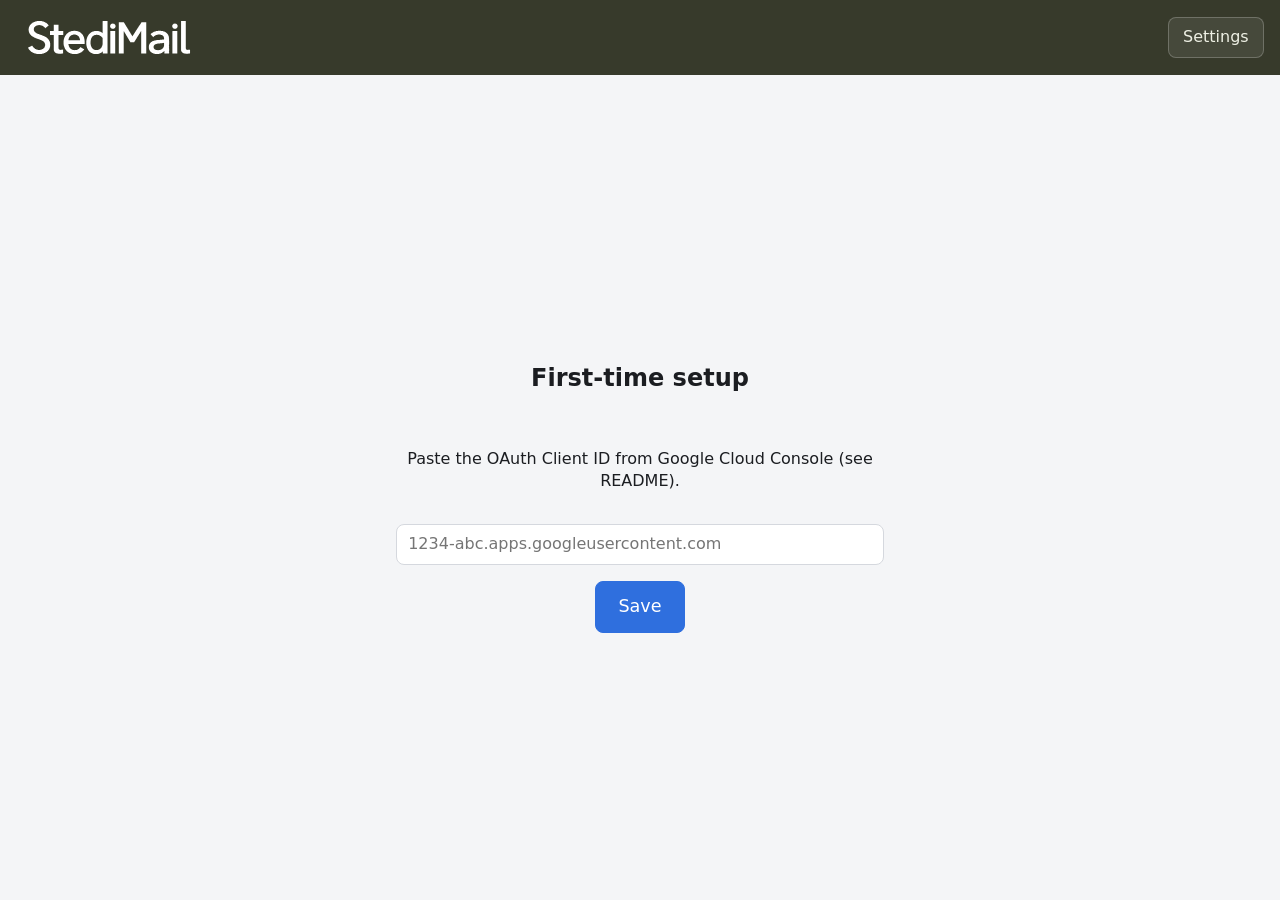
<file: index.html>
<!doctype html>
<html lang="en">
<head>
<meta charset="utf-8">
<meta name="viewport" content="width=device-width, initial-scale=1">
<meta http-equiv="Content-Security-Policy" content="default-src 'self'; manifest-src 'self' blob:; script-src 'self' https://accounts.google.com/gsi/client https://apis.google.com; connect-src 'self' https://gmail.googleapis.com https://people.googleapis.com https://www.googleapis.com https://accounts.google.com/gsi/; frame-src https://accounts.google.com/gsi/ https://docs.google.com https://drive.google.com; style-src 'self' 'unsafe-inline' https://accounts.google.com/gsi/style; img-src * data: blob:; font-src * data:; media-src * blob:">
<title>StediMail</title>
<meta name="theme-color" content="#373a2b">
<link rel="manifest" href="manifest.webmanifest">
<link rel="icon" href="icons/icon.svg" type="image/svg+xml">
<link rel="apple-touch-icon" href="icons/apple-touch-icon.png">
<link rel="stylesheet" href="style.css?v=20261106174741">
<script src="https://accounts.google.com/gsi/client" async></script>
<script src="app.js?v=20261106174741" defer></script>
</head>
<body>
<header class="bar">
  <div class="bar-side">
  <button id="btn-menu" class="menu-btn" title="Show or hide folders" aria-label="Show or hide folders" hidden>☰</button>
  <h1><img class="logo" src="stedimail-logo.svg" alt="StediMail" width="1016" height="230"></h1>
  <button id="btn-refresh" type="button" hidden title="Refresh" aria-label="Refresh"><svg viewBox="0 0 24 24" width="20" height="20" aria-hidden="true" fill="none" stroke="currentColor" stroke-width="2.2" stroke-linecap="round" stroke-linejoin="round"><path d="M20 12a8 8 0 1 1-2.34-5.66"/><path d="M20 4v5h-5"/></svg></button>
  <button id="btn-compose" hidden>Compose</button>
  <button id="btn-downloads" type="button" hidden title="Downloads" aria-label="Downloads"><svg viewBox="0 0 24 24" width="20" height="20" aria-hidden="true" fill="none" stroke="currentColor" stroke-width="2.2" stroke-linecap="round" stroke-linejoin="round"><path d="M12 4v11"/><path d="M7 10.5l5 5 5-5"/><path d="M5 20h14"/></svg></button>
  <button id="col-picker" class="col-picker" type="button" aria-label="Choose which column to show"></button>
  </div>
  <div class="search-row-break"></div>
  <form id="search-form" class="search-box" role="search" hidden>
    <input id="search" type="search" placeholder="Search mail" autocomplete="off">
  </form>
  <div class="bar-side">
  <span id="status" class="status" role="status"></span>
  <div class="spacer"></div>
  <button id="btn-report" class="report-btn" type="button" hidden>Feedback</button>
  <button id="btn-update" class="install-btn" type="button" hidden title="Reload StediMail with the new version. You stay signed in.">New version: Reload</button>
  <button id="btn-install" class="install-btn" type="button" hidden title="Open StediMail in its own window, without the browser's bars">Install StediMail</button>
  <div class="spacer"></div>
  <button id="btn-undo" type="button" hidden disabled title="Undo (Ctrl+Z)">Undo</button>
  <button id="btn-settings">Settings</button>
  </div>
</header>

<div id="banner" class="banner" hidden>
  <span>Your Google session expired.</span>
  <button id="banner-btn" class="primary">Reconnect</button>
</div>

<div id="main-row" class="main-row" hidden>
  <nav id="sidebar" class="sidebar" aria-label="Folders"></nav>
  <main id="board" class="board"></main>
</div>
<div id="bulk" class="bulk" role="toolbar" aria-label="Selected conversations" hidden></div>

<section id="signin" class="center" hidden>
  <p>Sign in with the Google account whose Gmail you want on the board.</p>
  <button id="btn-signin" class="primary big">Sign in with Google</button>
</section>

<section id="setup" class="center" hidden>
  <h2>First-time setup</h2>
  <p>Paste the OAuth Client ID from Google Cloud Console (see README).</p>
  <input id="setup-client" placeholder="1234-abc.apps.googleusercontent.com" autocomplete="off">
  <button id="btn-setup-save" class="primary big">Save</button>
</section>

<aside id="reader" class="reader" hidden></aside>
<div id="reader-resize" class="reader-resize" title="Drag to widen the email · double-click for the normal width"></div>

<dialog id="settings">
  <form method="dialog">
    <h2>Settings</h2>
    <div class="field">
      <span>Columns</span>
      <div id="set-columns" class="col-list"></div>
      <button type="button" id="set-add" class="add-col">+ Add column</button>
    </div>
    <div class="field">
      <span>Rules</span>
      <button type="button" id="set-rules">Open Gmail rules (filters)</button>
    </div>
    <div class="field">
      <span>Snooze on time (optional)</span>
      <p class="hint">StediMail brings snoozed emails back whenever it's open. To have them come back on time even when it's closed (e.g. on your phone): click <b>Copy helper script</b>, open <b>Google Apps Script</b>, make a new project, paste over everything, save, then choose <b>install</b> in the toolbar and click <b>Run</b> (allow access when Google asks). Once is enough.</p>
      <div class="color-row"><button type="button" id="set-snooze-copy">Copy helper script</button><a href="https://script.google.com/home/projects/create" target="_blank" rel="noopener">Open Google Apps Script</a></div>
    </div>
    <div class="field">
      <span>Title bar color</span>
      <div class="color-row"><input type="color" id="set-barcolor" aria-label="Title bar color"><button type="button" id="set-barcolor-reset">Default</button></div>
    </div>
    <label>Google OAuth Client ID
      <input id="set-client" autocomplete="off">
    </label>
    <p class="hint">Each column is a Gmail label under "Board/". Renaming a column renames the label, so its emails come along. Removing a column leaves its label in Gmail.</p>
    <p id="set-error" class="error" role="alert"></p>
    <div class="row">
      <button id="set-signout" type="button">Sign out</button>
      <div class="spacer"></div>
      <button value="cancel">Cancel</button>
      <button value="save" class="primary">Save</button>
    </div>
  </form>
</dialog>

<div id="toast" class="toast" hidden></div>
</body>
</html>
</file>
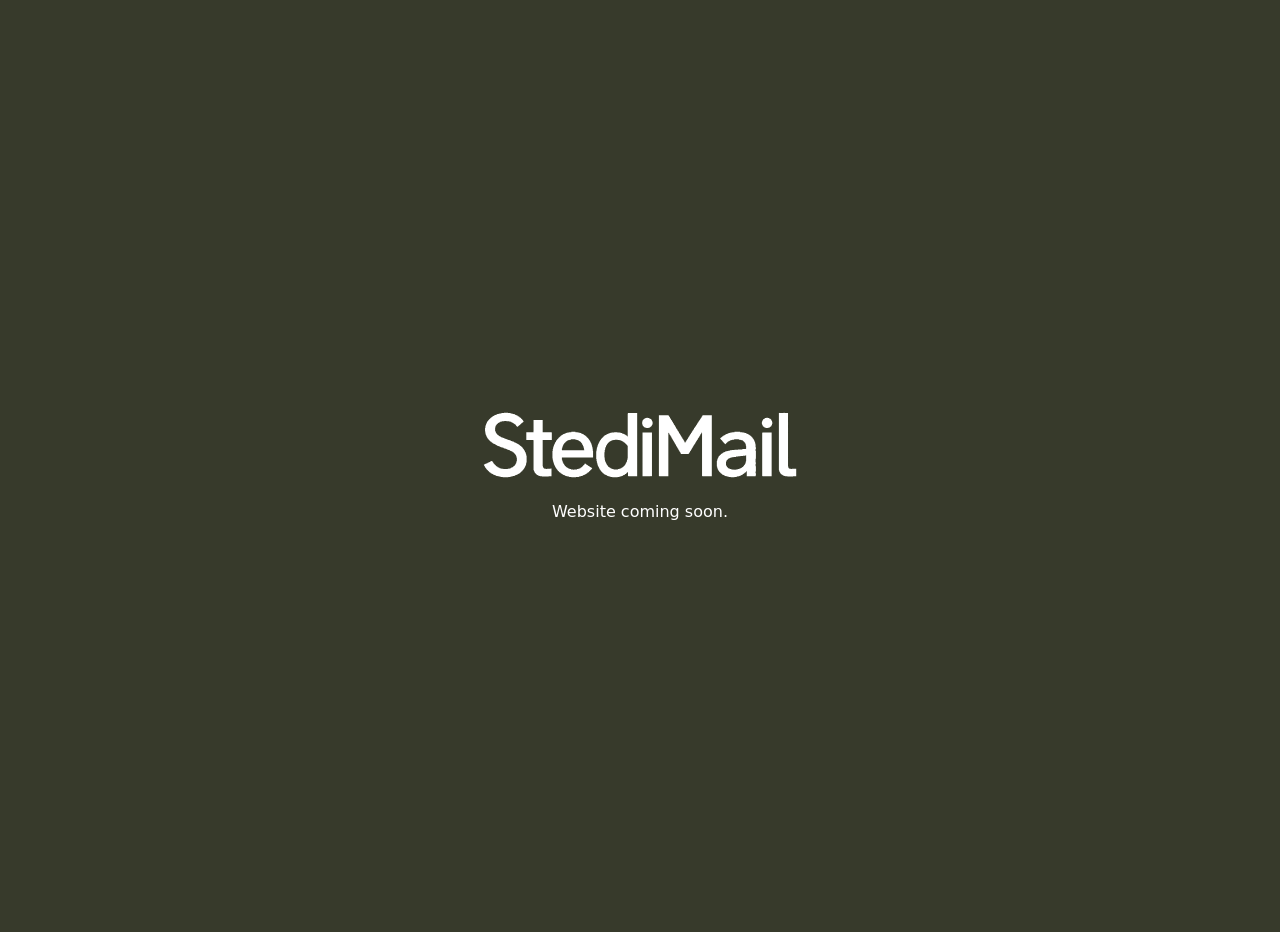
<file: home/index.html>
<!doctype html>
<html lang="en">
<head>
<meta charset="utf-8">
<meta name="viewport" content="width=device-width, initial-scale=1">
<title>StediMail</title>
<!-- Keeps search engines out while the site is being built. Remove when this becomes the homepage. -->
<meta name="robots" content="noindex">
<meta name="theme-color" content="#373a2b">
<link rel="icon" href="../icons/icon.svg" type="image/svg+xml">
<style>
  html, body { height: 100%; margin: 0; }
  body {
    display: grid; place-content: center; justify-items: center; gap: 1.25rem; padding: 1rem;
    background: #373a2b; color: #fff; font: 16px/1.4 system-ui, -apple-system, "Segoe UI", sans-serif;
  }
  img { width: min(320px, 80vw); height: auto; }
  p { margin: 0; }
</style>
</head>
<body>
  <img src="../stedimail-logo.svg" alt="StediMail" width="1016" height="230">
  <p>Website coming soon.</p>
</body>
</html>
</file>
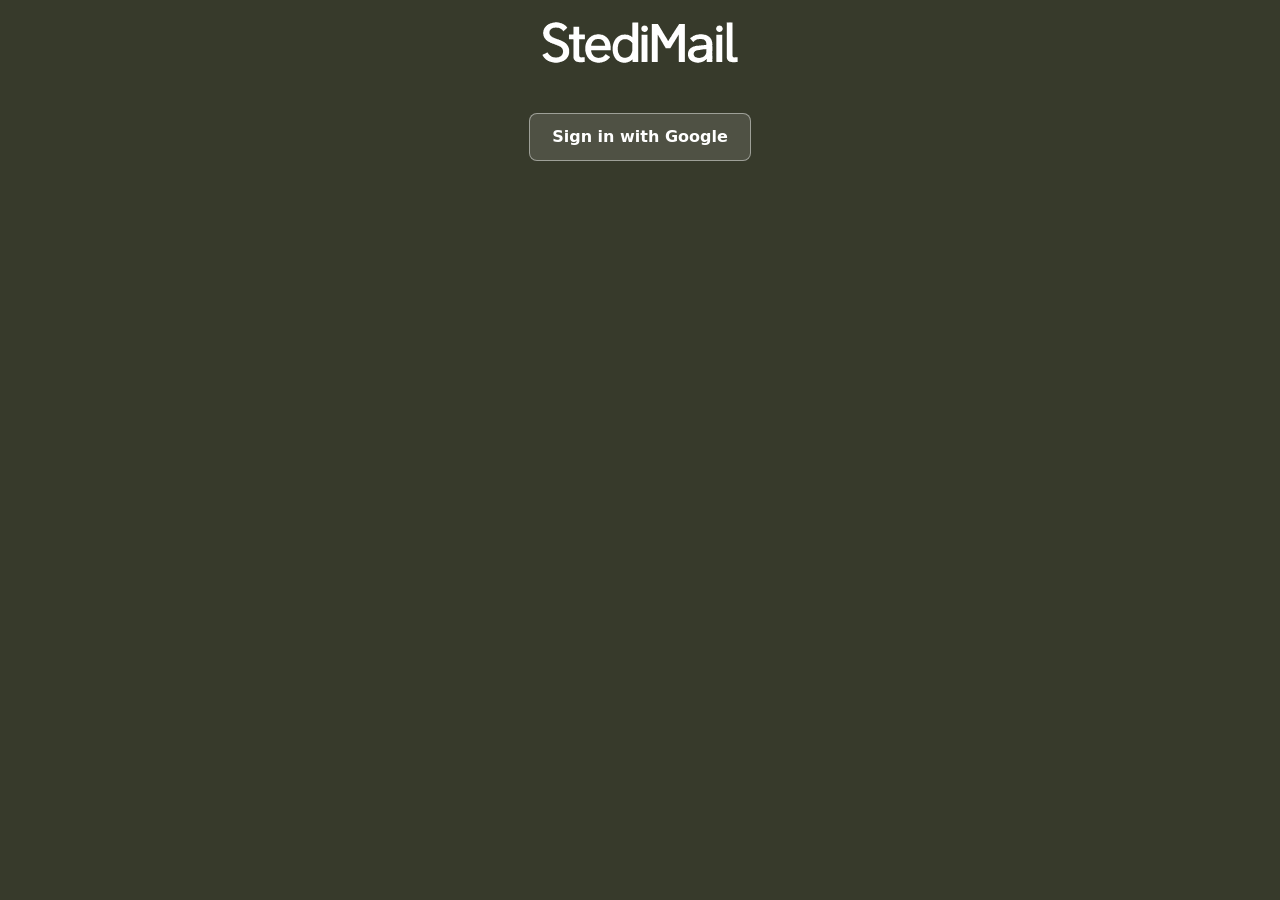
<file: videos/index.html>
<!doctype html>
<html lang="en">
<head>
<meta charset="utf-8">
<meta name="viewport" content="width=device-width, initial-scale=1">
<meta http-equiv="Content-Security-Policy" content="default-src 'self'; script-src 'self' https://accounts.google.com/gsi/client; connect-src https://accounts.google.com/gsi/; frame-src https://accounts.google.com/gsi/; style-src 'self' https://accounts.google.com/gsi/style; img-src 'self'">
<meta name="robots" content="noindex">
<meta name="theme-color" content="#373a2b">
<title>StediMail</title>
<link rel="icon" href="../icons/icon.svg" type="image/svg+xml">
<link rel="stylesheet" href="videos.css">
<script src="https://accounts.google.com/gsi/client" async></script>
<script src="videos.js" defer></script>
</head>
<body>
  <a href="/"><img class="logo" src="../stedimail-logo.svg" alt="StediMail" width="1016" height="230"></a>
  <main id="gate" hidden>
    <button id="sign-in" type="button">Sign in with Google</button>
    <p id="gate-note" role="status"></p>
  </main>
  <main id="films" hidden></main>
</body>
</html>
</file>
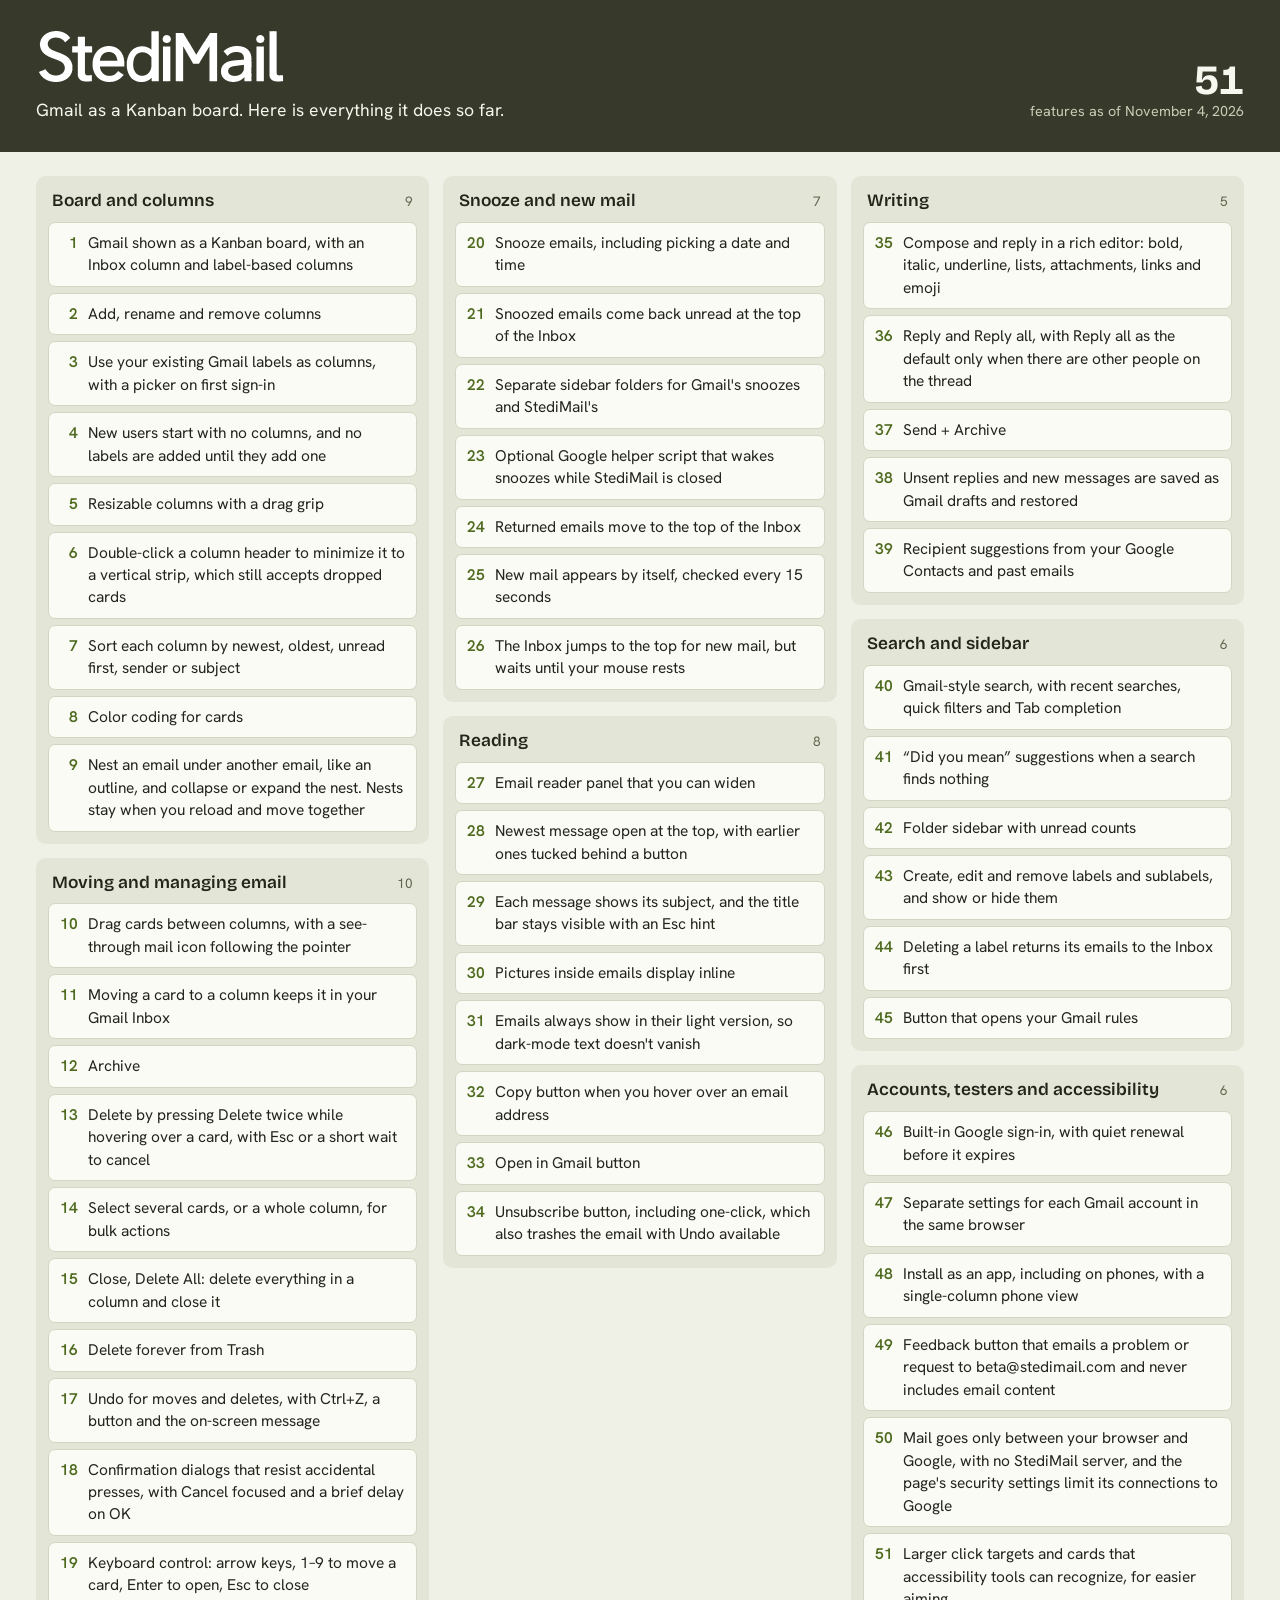
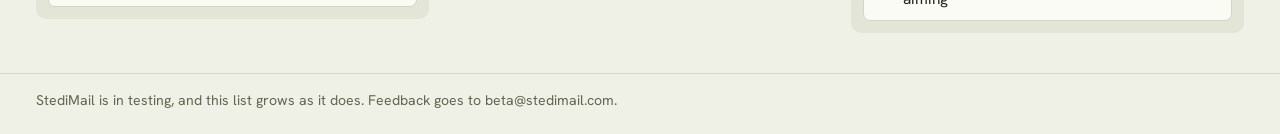
<file: home/features/index.html>
<!doctype html>
<html lang="en">
<head>
<meta charset="utf-8">
<meta name="viewport" content="width=device-width, initial-scale=1">
<!-- Keeps search engines out while the site is being built. Remove when this becomes public. -->
<meta name="robots" content="noindex">
<meta name="theme-color" content="#373a2b">
<link rel="icon" href="../../icons/icon.svg" type="image/svg+xml">
<title>StediMail Features</title>
<link rel="preconnect" href="https://fonts.googleapis.com">
<link rel="stylesheet" href="https://fonts.googleapis.com/css2?family=Bricolage+Grotesque:opsz,wght@12..96,600;12..96,700&family=Hanken+Grotesk:wght@400;500;600&display=swap">
<style>
* { box-sizing: border-box; }
body { margin: 0; }
/* Layout: the feature list laid out as the app itself is, a board of columns under its olive top bar. */
:root {
  --bar: #373a2b; --bar-fg: #f6f7ee; --bar-muted: #c9ccb4;
  --bg: #eff0e6; --col: #e3e5d6; --card: #fbfbf5; --fg: #23251b; --muted: #62664f; --line: #d3d6c2; --accent: #4e6a1f;
  --display: "Bricolage Grotesque", "Hanken Grotesk", system-ui, sans-serif; --body: "Hanken Grotesk", system-ui, -apple-system, "Segoe UI", sans-serif;
}
@media (prefers-color-scheme: dark) { :root:not([data-theme="light"]) {
  --bg: #17180f; --col: #202216; --card: #2a2c1f; --fg: #eceddf; --muted: #a9ad94; --line: #3a3d2c; --accent: #b4cf7a; color-scheme: dark
} }
:root[data-theme="dark"] {
  --bg: #17180f; --col: #202216; --card: #2a2c1f; --fg: #eceddf; --muted: #a9ad94; --line: #3a3d2c; --accent: #b4cf7a; color-scheme: dark
}
body { background: var(--bg); color: var(--fg); font: 400 15.5px/1.45 var(--body); }
.wrap { max-width: 1240px; margin: 0 auto; padding-left: max(16px, env(safe-area-inset-left, 0px)); padding-right: max(16px, env(safe-area-inset-right, 0px)); }
.top { background: var(--bar); color: var(--bar-fg); }
.top .wrap { padding-block: 28px 30px; display: flex; flex-wrap: wrap; align-items: flex-end; justify-content: space-between; gap: 16px 40px; }
.logo { display: block; width: min(250px, 62vw); height: auto; }
.top p { margin: 12px 0 0; font-size: 1.1rem; }
.tally { text-align: right; color: var(--bar-muted); font-size: .9rem; }
.tally b { display: block; font: 700 2.6rem/1 var(--display); color: var(--bar-fg); font-variant-numeric: tabular-nums; }
main .wrap { padding-block: 24px 40px; columns: 340px 3; column-gap: 14px; }
.col { break-inside: avoid; background: var(--col); border-radius: 10px; padding: 12px; margin: 0 0 14px; }
.col header { display: flex; align-items: baseline; justify-content: space-between; gap: 12px; padding: 2px 4px 10px; }
h2 { margin: 0; font: 600 1.08rem/1.25 var(--display); text-wrap: balance; }
.count { color: var(--muted); font-size: .85rem; font-variant-numeric: tabular-nums; }
ol { list-style: none; margin: 0; padding: 0; display: grid; gap: 6px; }
li { display: grid; grid-template-columns: 2ch minmax(0, 1fr); gap: 10px; background: var(--card); border: 1px solid var(--line); border-radius: 7px; padding: 9px 11px; }
.num { color: var(--accent); font-weight: 600; text-align: right; font-variant-numeric: tabular-nums; }
footer { border-top: 1px solid var(--line); color: var(--muted); font-size: .88rem; }
footer .wrap { padding-block: 16px 24px; }
@media (max-width: 480px) { .tally { text-align: left; } }
</style>
</head>
<body>
<div class="top"><div class="wrap">
  <div><img class="logo" alt="StediMail" width="1016" height="230" src="[data-uri]">
  <p>Gmail as a Kanban board. Here is everything it does so far.</p></div>
  <div class="tally"><b>51</b>features as of November 4, 2026</div>
</div></div>
<main><div class="wrap">
<section class="col"><header><h2>Board and columns</h2><span class="count">9</span></header><ol start="1"><li><span class="num">1</span><span>Gmail shown as a Kanban board, with an Inbox column and label-based columns</span></li><li><span class="num">2</span><span>Add, rename and remove columns</span></li><li><span class="num">3</span><span>Use your existing Gmail labels as columns, with a picker on first sign-in</span></li><li><span class="num">4</span><span>New users start with no columns, and no labels are added until they add one</span></li><li><span class="num">5</span><span>Resizable columns with a drag grip</span></li><li><span class="num">6</span><span>Double-click a column header to minimize it to a vertical strip, which still accepts dropped cards</span></li><li><span class="num">7</span><span>Sort each column by newest, oldest, unread first, sender or subject</span></li><li><span class="num">8</span><span>Color coding for cards</span></li><li><span class="num">9</span><span>Nest an email under another email, like an outline, and collapse or expand the nest. Nests stay when you reload and move together</span></li></ol></section>
<section class="col"><header><h2>Moving and managing email</h2><span class="count">10</span></header><ol start="10"><li><span class="num">10</span><span>Drag cards between columns, with a see-through mail icon following the pointer</span></li><li><span class="num">11</span><span>Moving a card to a column keeps it in your Gmail Inbox</span></li><li><span class="num">12</span><span>Archive</span></li><li><span class="num">13</span><span>Delete by pressing Delete twice while hovering over a card, with Esc or a short wait to cancel</span></li><li><span class="num">14</span><span>Select several cards, or a whole column, for bulk actions</span></li><li><span class="num">15</span><span>Close, Delete All: delete everything in a column and close it</span></li><li><span class="num">16</span><span>Delete forever from Trash</span></li><li><span class="num">17</span><span>Undo for moves and deletes, with Ctrl+Z, a button and the on-screen message</span></li><li><span class="num">18</span><span>Confirmation dialogs that resist accidental presses, with Cancel focused and a brief delay on OK</span></li><li><span class="num">19</span><span>Keyboard control: arrow keys, 1–9 to move a card, Enter to open, Esc to close</span></li></ol></section>
<section class="col"><header><h2>Snooze and new mail</h2><span class="count">7</span></header><ol start="20"><li><span class="num">20</span><span>Snooze emails, including picking a date and time</span></li><li><span class="num">21</span><span>Snoozed emails come back unread at the top of the Inbox</span></li><li><span class="num">22</span><span>Separate sidebar folders for Gmail's snoozes and StediMail's</span></li><li><span class="num">23</span><span>Optional Google helper script that wakes snoozes while StediMail is closed</span></li><li><span class="num">24</span><span>Returned emails move to the top of the Inbox</span></li><li><span class="num">25</span><span>New mail appears by itself, checked every 15 seconds</span></li><li><span class="num">26</span><span>The Inbox jumps to the top for new mail, but waits until your mouse rests</span></li></ol></section>
<section class="col"><header><h2>Reading</h2><span class="count">8</span></header><ol start="27"><li><span class="num">27</span><span>Email reader panel that you can widen</span></li><li><span class="num">28</span><span>Newest message open at the top, with earlier ones tucked behind a button</span></li><li><span class="num">29</span><span>Each message shows its subject, and the title bar stays visible with an Esc hint</span></li><li><span class="num">30</span><span>Pictures inside emails display inline</span></li><li><span class="num">31</span><span>Emails always show in their light version, so dark-mode text doesn't vanish</span></li><li><span class="num">32</span><span>Copy button when you hover over an email address</span></li><li><span class="num">33</span><span>Open in Gmail button</span></li><li><span class="num">34</span><span>Unsubscribe button, including one-click, which also trashes the email with Undo available</span></li></ol></section>
<section class="col"><header><h2>Writing</h2><span class="count">5</span></header><ol start="35"><li><span class="num">35</span><span>Compose and reply in a rich editor: bold, italic, underline, lists, attachments, links and emoji</span></li><li><span class="num">36</span><span>Reply and Reply all, with Reply all as the default only when there are other people on the thread</span></li><li><span class="num">37</span><span>Send + Archive</span></li><li><span class="num">38</span><span>Unsent replies and new messages are saved as Gmail drafts and restored</span></li><li><span class="num">39</span><span>Recipient suggestions from your Google Contacts and past emails</span></li></ol></section>
<section class="col"><header><h2>Search and sidebar</h2><span class="count">6</span></header><ol start="40"><li><span class="num">40</span><span>Gmail-style search, with recent searches, quick filters and Tab completion</span></li><li><span class="num">41</span><span>“Did you mean” suggestions when a search finds nothing</span></li><li><span class="num">42</span><span>Folder sidebar with unread counts</span></li><li><span class="num">43</span><span>Create, edit and remove labels and sublabels, and show or hide them</span></li><li><span class="num">44</span><span>Deleting a label returns its emails to the Inbox first</span></li><li><span class="num">45</span><span>Button that opens your Gmail rules</span></li></ol></section>
<section class="col"><header><h2>Accounts, testers and accessibility</h2><span class="count">6</span></header><ol start="46"><li><span class="num">46</span><span>Built-in Google sign-in, with quiet renewal before it expires</span></li><li><span class="num">47</span><span>Separate settings for each Gmail account in the same browser</span></li><li><span class="num">48</span><span>Install as an app, including on phones, with a single-column phone view</span></li><li><span class="num">49</span><span>Feedback button that emails a problem or request to beta@stedimail.com and never includes email content</span></li><li><span class="num">50</span><span>Mail goes only between your browser and Google, with no StediMail server, and the page's security settings limit its connections to Google</span></li><li><span class="num">51</span><span>Larger click targets and cards that accessibility tools can recognize, for easier aiming</span></li></ol></section>
</div></main>
<footer><div class="wrap">StediMail is in testing, and this list grows as it does. Feedback goes to beta@stedimail.com.</div></footer>
</body>
</html>
</file>
<file: style.css>
:root {
  --bg: #f4f5f7; --panel: #fff; --col: #e9ebef; --text: #1b1d21; --muted: #666b74;
  --border: #d5d8de; --accent: #2f6fde; --accent-text: #fff; --drop: #d6e4ff;
  --unread: #2f6fde; --shadow: 0 1px 2px rgba(0,0,0,.08);
}
@media (prefers-color-scheme: dark) {
  :root {
    --bg: #16181c; --panel: #22252b; --col: #1c1f24; --text: #e6e8eb; --muted: #9aa0aa;
    --border: #33373f; --accent: #5b8ff0; --accent-text: #fff; --drop: #24365a;
    --unread: #7aa5ff; --shadow: none;
  }
}
* { box-sizing: border-box; }
[hidden] { display: none !important; }
html, body { height: 100%; margin: 0; }
body {
  background: var(--bg); color: var(--text);
  font: 16px/1.4 system-ui, -apple-system, "Segoe UI", sans-serif;
  display: flex; flex-direction: column;
}
button {
  font: inherit; padding: .5rem .9rem; min-height: 40px; cursor: pointer;
  border: 1px solid var(--border); border-radius: 8px; background: var(--panel); color: var(--text);
}
button:hover:not(:disabled) { border-color: var(--accent); }
button:disabled { opacity: .5; cursor: default; }
button.primary { background: var(--accent); border-color: var(--accent); color: var(--accent-text); }
button.big { font-size: 1.1rem; padding: .8rem 1.4rem; }
input, textarea {
  font: inherit; color: var(--text); background: var(--panel); width: 100%;
  border: 1px solid var(--border); border-radius: 8px; padding: .5rem .7rem;
}
:focus-visible { outline: 3px solid var(--accent); outline-offset: 2px; }
a { color: var(--accent); }

.bar {
  display: flex; align-items: center; gap: .6rem; padding: .6rem 1rem;
  background: var(--bar-bg); color: var(--bar-text);
}
/* Equal sides, so the search box between them sits in the middle of the window */
.bar-side { flex: 1 1 0; display: flex; align-items: center; gap: .6rem; }
.bar .status { white-space: nowrap; }
.bar h1 { font-size: 1.15rem; margin: 0 .895rem 0 .635rem; padding: .57rem 0; line-height: 0; }
/* The StediMail logo (white), 30% larger again (Paul, 2026-11-04) */
.bar h1 .logo { display: block; height: 2.35rem; width: auto; }
.bar .status { color: var(--bar-muted); }
.bar button {
  background: rgba(255,255,255,.08); border-color: rgba(255,255,255,.22); color: var(--bar-text);
}
.bar button:hover:not(:disabled) { background: rgba(255,255,255,.16); border-color: rgba(255,255,255,.45); }
.bar .search-box input {
  background: rgba(255,255,255,.1); border-color: rgba(255,255,255,.22); color: var(--bar-text);
}
.bar .search-box input::placeholder { color: var(--bar-muted); }
.bar :focus-visible { outline-color: #d9e8a6; }
.status { color: var(--muted); font-size: .9rem; }
.search-box { flex: 0 1 360px; min-width: 0; }
/* Refresh: a square arrow just left of the search box (Paul, 2026-11-03) */
.bar #btn-refresh, .bar #btn-downloads { width: 38px; height: 38px; min-height: 0; padding: 0; display: inline-grid; place-items: center;
  font-size: 1.35rem; line-height: 1; border-radius: 8px; flex: 0 0 auto; }
.bar #btn-refresh[hidden], .bar #btn-downloads[hidden] { display: none; }
/* Same red as Unsubscribe */
.bar #btn-downloads.unseen { background: rgba(220, 60, 60, .16); border: 1px solid rgba(220, 60, 60, .45); }
.bar #btn-downloads.unseen:hover { background: rgba(220, 60, 60, .28); border-color: rgba(220, 60, 60, .7); }
.search-box input { padding: .45rem .8rem; border-radius: 20px; }
.column.search { border: 2px dashed var(--accent); }
.column.search h2 .q { min-width: 0; overflow: hidden; text-overflow: ellipsis; white-space: nowrap; }
.column.search h2 .count { margin-left: auto; }
.column.search .icon-btn { width: 48px; min-height: 40px; }
.column .hint { padding: 0 .4rem; }
.card .where {
  font-size: .75rem; color: var(--muted); white-space: nowrap;
  border: 1px solid var(--border); border-radius: 10px; padding: 0 .45rem;
}
.spacer { flex: 1; }
.search-row-break { display: none; }
.banner { background: #fff3cd; color: #5c4400; padding: .6rem 1rem; display: flex; gap: 1rem; align-items: center; }

.main-row { flex: 1; display: flex; min-height: 0; }
.board { flex: 1; min-width: 0; display: flex; gap: 1rem; padding: 1rem; overflow-x: auto; min-height: 0; }
.menu-btn { font-size: 1.2rem; padding: .3rem .7rem; }

.sidebar {
  flex: 0 0 236px; overflow-y: auto; padding: .6rem .5rem .6rem 0;
  background: var(--panel); border-right: 1px solid var(--border);
}
.nav-item { display: flex; align-items: center; border-radius: 0 18px 18px 0; }
.nav-item:hover { background: var(--col); }
.nav-item.active { background: var(--drop); }
.nav-main, .nav-toggle {
  flex: 1; min-width: 0; display: flex; align-items: center; gap: .85rem; min-height: 34px;
  padding: .3rem .5rem .3rem 1.1rem; border: 0; border-radius: inherit;
  background: transparent; text-align: left; font-size: .92rem;
}
.nav-main:hover:not(:disabled) { background: transparent; }
a.nav-main { color: var(--text); text-decoration: none; }
.nav-demo { margin: .5rem -.5rem .25rem 0; border-radius: 0; background: rgba(220, 60, 60, .22); }
.nav-demo:hover { background: rgba(220, 60, 60, .34); }
.nav-demo .nav-main { justify-content: center; gap: .4rem; min-height: 38px; padding: .3rem .5rem; border-radius: 0; font-weight: 600; }
.nav-demo .nav-main svg { fill: var(--text); }
.nav-demo .nav-name { flex: none; }
.nav-main svg { width: 20px; height: 20px; flex: none; fill: var(--muted); }
.nav-name { flex: 1; min-width: 0; overflow: hidden; text-overflow: ellipsis; white-space: nowrap; }
.nav-main .n { font-size: .8rem; }
.nav-item.has-count .nav-main, .nav-item.active .nav-main { font-weight: 700; }
.nav-item.active .nav-main svg { fill: var(--text); }
.nav-menu {
  width: 30px; min-height: 30px; padding: 0; margin-right: .3rem; flex: none;
  border: 0; border-radius: 50%; background: transparent; color: var(--muted);
  font-size: 1.1rem; visibility: hidden;
}
.nav-item:hover .nav-menu, .nav-item:focus-within .nav-menu { visibility: visible; }
.nav-menu:hover:not(:disabled) { background: var(--border); }
.nav-item.drop { background: var(--drop); box-shadow: inset 0 0 0 1px var(--accent); }
.nav-toggle { width: 100%; color: var(--muted); border-radius: 0 18px 18px 0; }
.nav-toggle:hover:not(:disabled) { background: var(--col); }
.nav-toggle .chev { width: 20px; text-align: center; }
.nav-head {
  display: flex; align-items: center; justify-content: space-between;
  font-weight: 600; padding: 1rem .4rem .3rem 1.1rem;
}
.nav-head .icon-btn { font-size: 1.3rem; }

.menu {
  position: fixed; z-index: 30; min-width: 220px; padding: .4rem 0;
  background: var(--panel); border: 1px solid var(--border); border-radius: 10px;
  box-shadow: 0 6px 20px rgba(0,0,0,.2);
}
.menu.downloads { width: min(420px, calc(100vw - 16px)); max-height: 60vh; overflow-y: auto; }
.menu.downloads .row { display: flex; align-items: center; gap: .75rem; padding-right: .5rem; }
.menu.downloads .menu-item { flex: 1; min-width: 0; display: flex; align-items: center; gap: .6rem; }
.menu.downloads .name { flex: 1; min-width: 0; overflow: hidden; text-overflow: ellipsis; white-space: nowrap; text-align: left; }
.menu.downloads time { flex: none; color: var(--muted); font-size: .8rem; }
.menu.downloads .open-email { flex: none; width: 40px; min-height: 40px; padding: 0; display: grid; place-items: center; background: transparent; border-color: transparent; color: var(--muted); }
.menu.downloads .open-email:hover { background: var(--col); color: var(--text); }
.menu.downloads .open-email svg { width: 22px; height: 22px; fill: currentColor; }
.menu hr { border: 0; border-top: 1px solid var(--border); margin: .35rem 0; }
.menu-head { padding: .35rem 1rem; font-size: .85rem; color: var(--muted); }
.menu-item {
  display: flex; gap: .5rem; width: 100%; min-height: 34px; padding: .35rem 1rem;
  border: 0; border-radius: 0; background: transparent; text-align: left;
}
.menu-item:hover:not(:disabled) { background: var(--col); }
.menu-item .tick { width: 1.1rem; color: var(--accent); }
.menu-swatches { display: flex; flex-wrap: wrap; gap: .35rem; padding: .2rem 1rem .4rem; }
.menu-swatches .swatch { width: 28px; min-height: 28px; }
@media (max-width: 800px) {
  .sidebar { position: fixed; top: var(--bar-h, 56px); bottom: 0; left: 0; z-index: 9; width: 236px; box-shadow: 4px 0 16px rgba(0,0,0,.2); }
}
.column {
  /* min-width 0: without it a column widens to fit whichever card the pointer is on (Paul, 2026-11-06) */
  flex: 1 0 320px; min-width: 0; max-width: 420px; display: flex; flex-direction: column; min-height: 0;
  background: var(--col); border-radius: 12px; border: 2px solid transparent;
}
.column.drop { background: var(--drop); border-color: var(--accent); }
.column h2 { font-size: 1rem; margin: 0; padding: .1rem 1rem .1rem 2rem; display: flex; gap: .5rem; align-items: center; }
.column h2 { background: var(--bar-bg); color: var(--bar-text); border-radius: 10px 10px 0 0; margin-bottom: .6rem; }
.column .count { margin-left: auto; color: var(--bar-muted); font-weight: normal; }
.column h2 .icon-btn { flex: none; width: 48px; min-height: 40px; font-size: 1.5rem; color: var(--bar-text); opacity: .65; }
.column h2 .icon-btn svg { width: 31px; height: 31px; }
.column h2 .icon-btn:hover:not(:disabled) { opacity: 1; background: rgba(255,255,255,.14); }
.column h2 .icon-btn.on { opacity: 1; color: #9fbf5a; }
.column h2 .pick { accent-color: #9fbf5a; }
.column h2.grab { cursor: grab; }
.column.dragging-col { opacity: .45; }
.column.insert-before { box-shadow: -11px 0 0 0 #9fbf5a; }
.column.insert-after { box-shadow: 11px 0 0 0 #9fbf5a; }
#col-ghost { position: fixed; left: 0; top: 0; z-index: 9999; margin: 0; max-height: 460px; overflow: hidden; opacity: .72; pointer-events: none;
  box-shadow: 0 18px 44px rgba(0,0,0,.65); outline: 2px solid #9fbf5a; }
.add-column { flex: 0 0 auto; display: flex; align-items: flex-start; }
.add-btn {
  width: 52px; min-height: 52px; font-size: 1.7rem; line-height: 1; border-radius: 12px;
  border: 2px dashed var(--border); background: transparent; color: var(--muted);
}
.add-btn:hover:not(:disabled) { color: var(--accent); border-color: var(--accent); }
.add-column input { width: 260px; }
.add-column:has(.first) { flex-direction: column; gap: 8px; max-width: 280px; }
.add-btn.first { width: auto; padding: 10px 18px; font-size: 16px; font-weight: 600; border-radius: 10px; }
.add-hint { margin: 0; font-size: 14px; opacity: .75; line-height: 1.4; }
.cards { flex: 1; min-width: 0; overflow-y: auto; padding: 0 .6rem .6rem; display: flex; flex-direction: column; gap: .5rem; }

.card {
  position: relative;
  background: var(--panel); border: 1px solid var(--border); border-radius: 10px;
  padding: .7rem .85rem; box-shadow: var(--shadow); cursor: pointer; user-select: none;
}
.card.open { border-color: var(--accent); }
.card.dragging { opacity: .4; }
.card.nested { margin-left: 1.5rem; border-left: 3px solid var(--accent); }
.card.nest-target { outline: 3px solid var(--accent); outline-offset: 1px; background: var(--drop); }
.card.nest-target::after {
  content: 'Drop to nest under this'; position: absolute; right: .5rem; bottom: .35rem; z-index: 2; padding: .1rem .5rem;
  font-size: .8rem; color: var(--accent-text); background: var(--accent); border-radius: 6px; pointer-events: none;
}
.card .nest-toggle {
  width: auto; min-width: 44px; min-height: 32px; padding: 0 .5rem; flex: none; font-size: 1rem; white-space: nowrap;
  color: var(--accent); border: 1px solid var(--border); border-radius: 7px; background: transparent;
}
#drag-ghost { position: fixed; left: 0; top: 0; z-index: 9999; padding: 14px 0 0 14px; pointer-events: none; }
#drag-ghost[hidden] { display: none; }
#drag-ghost svg { display: block; width: 44px; height: 44px; fill: var(--accent); opacity: .55; }
#drag-blank { position: fixed; left: -10px; top: -10px; width: 1px; height: 1px; }
.card .top { display: flex; align-items: baseline; gap: .4rem; }
.card .people { flex: 1; min-width: 0; overflow: hidden; text-overflow: ellipsis; white-space: nowrap; }
.card .num, .card time { color: var(--muted); font-size: .8rem; white-space: nowrap; }
.card .body {
  margin-top: .2rem; font-size: .875rem; color: var(--muted); overflow: hidden;
  display: -webkit-box; -webkit-line-clamp: 2; -webkit-box-orient: vertical;
}
.card .subj { color: var(--text); }
.card .clip { display: flex; align-items: center; gap: .2rem; margin-top: .3rem; color: var(--muted); font-size: .8rem; }
.card .clip svg { width: 14px; height: 14px; fill: currentColor; }
.card.unread .people, .card.unread .subj { font-weight: 700; }
.card.colored { border-left: 6px solid var(--card-color); }
.pick { width: 18px; height: 18px; margin: 0; flex: none; cursor: pointer; accent-color: var(--accent); align-self: center; }
.card .pick { display: none; }
.card:hover .pick, .card:focus-within .pick, .board.selecting .card .pick { display: inline-block; }
.card.selected { background: var(--drop); border-color: var(--accent); }

.bulk {
  position: fixed; top: 64px; left: 50%; transform: translateX(-50%); z-index: 15;
  display: flex; flex-wrap: wrap; gap: .5rem 1rem; align-items: center;
  width: max-content; max-width: calc(100% - 32px); padding: .5rem .8rem;
  background: var(--panel); border: 2px solid var(--accent); border-radius: 12px;
  box-shadow: 0 6px 20px rgba(0,0,0,.25);
}
.bulk-info { font-weight: 600; }
.bulk-actions { display: flex; flex-wrap: wrap; gap: .4rem; align-items: center; }
.bulk select {
  font: inherit; min-height: 40px; padding: 0 .5rem; border-radius: 8px;
  border: 1px solid var(--border); background: var(--panel); color: var(--text);
}
.link-btn {
  min-height: 0; padding: 0; border: 0; background: none; color: var(--accent);
  text-decoration: underline; font-weight: 600;
}

.color-pop {
  position: fixed; z-index: 30; display: flex; gap: .4rem; padding: .5rem;
  background: var(--panel); border: 1px solid var(--border); border-radius: 12px;
  box-shadow: 0 6px 20px rgba(0,0,0,.2);
}
.swatch {
  width: 36px; min-height: 36px; padding: 0; border-radius: 50%;
  background: var(--swatch); border: 2px solid transparent;
}
.swatch:hover:not(:disabled) { border-color: var(--text); }
.swatch.current { box-shadow: 0 0 0 2px var(--panel), 0 0 0 4px var(--text); }
.swatch.none { background: var(--col); color: var(--muted); }
.color-btn { display: inline-flex; align-items: center; gap: .35rem; }
.color-btn svg { width: 18px; height: 18px; fill: var(--swatch, currentColor); }
.card-actions {
  position: absolute; top: .35rem; right: .35rem; display: none; gap: .15rem;
  background: var(--panel); padding-left: .4rem; border-radius: 8px;
}
.card:hover .card-actions, .card:focus-within .card-actions { display: flex; }
/* Bigger hover buttons on cards, easier to hit (Paul, 2026-11-03): 34 → 42 px, icons 18 → 23 px */
.card-actions { gap: .15rem; top: .15rem; right: .2rem; padding: .05rem .1rem .05rem .3rem;
  /* see-through, so the sender and subject underneath stay readable (Paul, 2026-11-03) */
  background: color-mix(in srgb, var(--panel) 40%, transparent); }
.card-actions .icon-btn { opacity: .85; }
.card-actions .icon-btn:hover:not(:disabled), .card-actions .icon-btn:focus-visible {
  opacity: 1; background: color-mix(in srgb, var(--col) 85%, transparent); }
.card-actions .icon-btn { width: 36px; min-height: 36px; border-radius: 8px; }   /* less space round the 23 px icons */
.card-actions .icon-btn svg { width: 23px; height: 23px; }
/* A blank strip across the top of each card where those buttons appear, so they never cover the sender
   or subject (Paul, 2026-11-03). Touch screens show them below the text instead, so no strip there. */
@media (hover: hover) {
  .card { padding-top: calc(36px + .45rem); }
}
/* A card's own label, in that strip. The hover buttons float over it, as over everything else, except
   while typing. An empty one only shows on hover, with the buttons. */
.card-label {
  height: 36px; padding: 0 .35rem; border: 1px solid transparent; background: transparent;
  font-size: .95rem; font-weight: 600; text-overflow: ellipsis; cursor: text;
}
.card-label::placeholder { color: rgba(0, 0, 0, .5); font-weight: 400; }
@media (prefers-color-scheme: dark) {
  .card-label::placeholder { color: rgba(255, 255, 255, .5); }
}
.card-label:focus { border-color: var(--accent); background: var(--panel); outline: none; }
.card .card-label:focus ~ .card-actions { display: none; }
@media (hover: hover) {
  .card-label { position: absolute; top: .15rem; left: .5rem; width: calc(100% - .7rem); }
  .card-label:placeholder-shown { display: none; }
  .card:hover .card-label, .card .card-label:focus { display: block; }   /* stays open while typing, wherever the mouse goes */
}
@media (hover: none) {
  .card-actions { position: static; display: flex; justify-content: flex-end; margin-top: .3rem; }
}
.icon-btn {
  width: 34px; min-height: 34px; padding: 0; display: grid; place-items: center;
  background: transparent; border-color: transparent; color: var(--muted);
}
.icon-btn:hover:not(:disabled) { background: var(--col); border-color: transparent; color: var(--text); }
.icon-btn svg { width: 19px; height: 19px; fill: currentColor; }

.center {
  flex: 1; display: flex; flex-direction: column; align-items: center; justify-content: center;
  gap: 1rem; padding: 1rem; width: 100%; max-width: 520px; margin: 0 auto; text-align: center;
}

.reader {
  position: fixed; top: 0; right: 0; bottom: 0; width: min(var(--reader-w, 760px), 100%); z-index: 10;
  background: var(--panel); border-left: 1px solid var(--border); box-shadow: -8px 0 24px rgba(0,0,0,.15);
  overflow-y: auto; padding: 1rem 1.2rem; display: flex; flex-direction: column; gap: 1rem;
}
.reader-head { display: flex; gap: 1rem; align-items: flex-start; }
.reader-head h2 { flex: 1; margin: 0; font-size: 1.25rem; overflow-wrap: anywhere; }
.actions { display: flex; flex-wrap: wrap; gap: .5rem; align-items: center; }
.actions .row-break { flex-basis: 100%; height: 0; }
.actions .label { color: var(--muted); font-size: .9rem; }
.actions button.current { background: var(--accent); border-color: var(--accent); color: var(--accent-text); opacity: 1; }
.message { border: 1px solid var(--border); border-radius: 10px; padding: .6rem .8rem; }
.message summary { cursor: pointer; display: grid; grid-template-columns: 1fr auto; gap: .2rem .8rem; }
.earlier-btn { display: block; width: 100%; text-align: left; margin: 0 0 .5rem; min-height: 38px; padding: 0 .8rem;
  font-weight: 600; color: var(--muted); background: var(--col); border: 1px dashed var(--border); border-radius: 8px; cursor: pointer; }
.earlier-btn:hover { color: var(--text); }
.earlier { border-left: 3px solid var(--border); padding-left: .5rem; margin-bottom: .6rem; }
.message summary .snippet { grid-column: 1 / -1; color: var(--muted); font-size: .85rem; }
.message[open] summary .snippet { display: none; }
.message time { color: var(--muted); font-size: .85rem; }
.addr { color: var(--muted); font-size: .85rem; margin: .5rem 0; overflow-wrap: anywhere; }
iframe.body { width: 100%; min-height: 60px; border: 0; border-radius: 6px; background: #fff; display: block; }
.files { display: flex; flex-wrap: wrap; gap: .4rem; margin-top: .5rem; }
.reply, .compose { display: flex; flex-direction: column; gap: .5rem; }
.row { display: flex; gap: .5rem; align-items: center; justify-content: flex-end; flex-wrap: wrap; }
.check { display: flex; gap: .4rem; align-items: center; }
.check input { width: auto; }
.hint { color: var(--muted); font-size: .9rem; margin: 0; }

.toast {
  position: fixed; left: 50%; bottom: 1.5rem; transform: translateX(-50%); z-index: 20;
  background: #222; color: #fff; padding: .7rem 1rem; border-radius: 10px;
  display: flex; gap: 1rem; align-items: center; box-shadow: 0 4px 16px rgba(0,0,0,.3);
  max-width: calc(100% - 32px);
}
.toast button { background: transparent; color: #9cc0ff; border-color: #555; }

dialog { border: 1px solid var(--border); border-radius: 12px; background: var(--panel); color: var(--text); width: min(520px, calc(100% - 32px)); }
dialog form { display: flex; flex-direction: column; gap: .9rem; }
dialog label { display: flex; flex-direction: column; gap: .3rem; }
dialog label.check { flex-direction: row; }
dialog .field { display: flex; flex-direction: column; gap: .4rem; }
.col-list { display: flex; flex-direction: column; gap: .4rem; }
.col-row { display: flex; gap: .25rem; align-items: center; }
.col-row input { flex: 1; min-width: 0; }
.col-row.inbox .hint { white-space: nowrap; padding: 0 .4rem; }
.add-col { align-self: flex-start; }
.error { color: #d33; margin: 0; }
.error:empty { display: none; }
dialog h2 { margin: 0; }

@media (max-width: 640px) {
  .board { scroll-snap-type: x mandatory; }
  .column { flex-basis: 85vw; scroll-snap-align: start; }
  .bar h1 { display: none; }
}

/* Column resizing: grab handles at each column's top corners set one width for all columns. */
.column { position: relative; }
body.cols-sized .column { flex: 0 0 var(--col-w); max-width: none; width: var(--col-w); }
/* A minimized column: a strip with its name running down it, letters' feet to the left. */
.column h2 { user-select: none; }
@media (min-width: 641px) {
  .column.collapsed, body.cols-sized .column.collapsed { flex: 0 0 auto; width: auto; max-width: none; background: var(--bar-bg); overflow: hidden; }
  .column.collapsed.drop { background: var(--drop); }
  .column.collapsed > :not(h2), .column.collapsed h2 > * { display: none; }
  .column.collapsed h2 { flex: 1; min-height: 0; margin: 0; padding: .7rem .3rem; writing-mode: vertical-rl; white-space: nowrap; background: transparent; color: var(--bar-text); }
  .column.collapsed.drop h2 { color: var(--text); }
  .column.collapsed.new-mail, .column.collapsed.new-mail h2 { background: #c62828; color: #fff; }
}
.col-resize {
  position: absolute; top: -2px; width: 1rem; height: calc(39px + 1.6rem); z-index: 2; cursor: ew-resize; touch-action: none;
  border-radius: 6px; opacity: 0; transition: opacity .15s;
}
/* Each handle fills the whole gap beside the header. A gap belongs to the column on its left, so dragging
   right always widens; the next column's left handle only keeps its own edge, unless that column is minimized. */
.col-resize.left { left: calc(-2px - 1rem); }
.col-resize.right { right: calc(-2px - 1rem); }
.column:not(.collapsed) + .column .col-resize.left { display: none; }
.col-resize::after {
  content: ''; position: absolute; bottom: 3px; height: 22px; left: calc(50% - 2px); width: 4px; border-radius: 2px; background: var(--accent);
}
.column:hover .col-resize, .col-resize:active, body.col-resizing .col-resize { opacity: .8; }
body.col-resizing, body.col-resizing * { cursor: ew-resize !important; user-select: none; }

/* Opened-email panel: drag its left edge to widen it (or use the wider button in its header). */
.reader-resize {
  position: fixed; top: 0; bottom: 0; z-index: 11; width: 10px; cursor: ew-resize; touch-action: none;
  right: calc(min(var(--reader-w, 760px), 100%) - 5px);
}
.reader-resize::after {
  content: ''; position: absolute; top: 50%; left: 3px; width: 4px; height: 56px; margin-top: -28px;
  border-radius: 2px; background: var(--accent); opacity: 0; transition: opacity .15s;
}
.reader-resize:hover::after, body.reader-resizing .reader-resize::after { opacity: .8; }
.reader[hidden] + .reader-resize { display: none; }
/* Title bar and the Move to / icon rows stay put together while the email scrolls (Paul, 2026-11-05). */
.reader-top { position: sticky; top: -1rem; z-index: 3; margin: -1rem -1.2rem 0; padding: 0 1.2rem .6rem; display: flex; flex-direction: column;
  gap: .6rem; background: var(--panel); border-bottom: 1px solid var(--border); }
.reader-top .reader-head { position: static; margin: 0 -1.2rem; }
body.reader-resizing, body.reader-resizing * { cursor: ew-resize !important; user-select: none; }

/* Opened email: title bar stays at the top while the email scrolls; ESC hint next to the close button. */
.reader-head {
  position: sticky; top: -1rem; z-index: 3; margin: -1rem -1.2rem 0; padding: 1rem 1.2rem .7rem;
  background: var(--panel); border-bottom: 1px solid var(--border); align-items: center;
}
.esc-hint {
  font: 600 .72rem/1 ui-monospace, monospace; color: var(--muted); letter-spacing: .05em;
  border: 1px solid var(--border); border-bottom-width: 2px; border-radius: 5px; padding: .3rem .45rem; flex: none;
}

/* Reply box: Reply all / Reply only, who it goes to, editor, Gmail-style controls at the bottom. */
.reply { border: 1px solid var(--border); border-radius: 10px; padding: .7rem; gap: .55rem; }
.reply-modes { display: flex; gap: .4rem; }
.reply-modes button.current { background: var(--accent); border-color: var(--accent); color: var(--accent-text); }
.reply-who { font-size: .9rem; color: var(--muted); overflow-wrap: anywhere; }
.reply-editor {
  min-height: 150px; max-height: 50vh; overflow-y: auto; padding: .6rem .7rem; outline: none;
  border: 1px solid var(--border); border-radius: 8px; background: var(--panel); color: var(--text); line-height: 1.45;
}
.reply-editor:focus { border-color: var(--accent); }
.reply-editor:empty::before { content: attr(data-placeholder); color: var(--muted); pointer-events: none; }
.reply-editor a { color: var(--accent); }
.reply-files { display: flex; flex-wrap: wrap; gap: .4rem; }
.reply-files:empty { display: none; }
.reply-files .chip { display: inline-flex; align-items: center; gap: .3rem; padding: .2rem .3rem .2rem .6rem; border: 1px solid var(--border); border-radius: 14px; font-size: .85rem; }
.reply-files .chip.failed { border-color: #d93025; }
.reply-files .chip button { width: 24px; min-height: 24px; padding: 0; border: none; background: transparent; color: var(--muted); }
.reply-tools { display: flex; flex-wrap: wrap; align-items: center; gap: .3rem; }
.reply-tools .tool { width: 36px; min-height: 36px; padding: 0; font-size: 1rem; }
.reply-tools .tool.word { width: auto; padding: 0 .6rem; font-size: .9rem; white-space: nowrap; }
.reply-tools .tool.b { font-weight: 700; } .reply-tools .tool.i { font-style: italic; } .reply-tools .tool.u { text-decoration: underline; }
.reply-tools .tool svg { display: block; margin: auto; width: 20px; height: 20px; fill: currentColor; }
.reply-tools .tool.listening, .dictate-center.listening, .dictate-center.listening:hover { background: #d93025; border-color: #d93025; color: #fff; }
.reply-frame { position: relative; }
.dictate-center { position: absolute; top: 50%; left: 80%; transform: translate(-50%, -50%); display: grid; place-items: center; width: 72px; min-height: 72px; padding: 0; border: 2px solid var(--muted); border-radius: 50%; background: transparent; color: var(--muted); }
.dictate-center:hover { background: var(--col); color: var(--text); }
.dictate-center svg { width: 40px; height: 40px; fill: currentColor; }
.dictate-center[hidden] { display: none; }
.reply-tools .sep { width: 1px; height: 24px; background: var(--border); margin: 0 .25rem; }
.emoji-pop { display: grid; grid-template-columns: repeat(8, 36px); gap: .2rem; padding: .4rem; border: 1px solid var(--border); border-radius: 8px; width: max-content; }
.emoji-pop[hidden] { display: none; }
.emoji-pop .tool { width: 36px; min-height: 36px; padding: 0; font-size: 1.15rem; background: transparent; border-color: transparent; }
.compose .reply-editor { min-height: 280px; }

/* Hover an address in an opened email: a light red Copy button appears just above the pointer. */
.addr-item { cursor: default; border-radius: 3px; }
.addr-item:hover { color: var(--text); background: rgba(243, 165, 165, .18); }
#copy-float {
  position: fixed; z-index: 50; padding: .1rem .55rem; min-height: 0; font-size: .78rem; line-height: 1.5;
  border-radius: 6px; background: #fde2e2; border: 1px solid #f3a5a5; color: #8a1c1c; box-shadow: 0 2px 6px rgba(0,0,0,.25);
}
#copy-float:hover { background: #fbcaca; }
#copy-float[hidden] { display: none; }

/* Title bar color (Settings): top bar and column headers. Text color is set to match (light or dark). */
:root { --bar-bg: #373a2b; --bar-text: #eef0e4; --bar-muted: #c3c7b2; }
.color-row { display: flex; align-items: center; gap: .6rem; }
.color-row input[type="color"] { width: 64px; height: 40px; padding: 2px 4px; cursor: pointer; }

/* The email (and new message) window's title bar uses the title bar color as well. */
.reader-head { background: var(--bar-bg); color: var(--bar-text); border-bottom-color: transparent; }
.reader-head button, .reader-head .icon-btn { color: var(--bar-text); background: transparent; border-color: transparent; }
.reader-head button:hover:not(:disabled) { background: rgba(127, 127, 127, .22); }
.reader-head .esc-hint { color: var(--bar-text); border: none; padding: 0; opacity: .9; }
/* Full width: a big arrow with its small word on top (Paul, 2026-11-05) */
.reader-head .reader-widen { flex: none; display: flex; flex-direction: column; align-items: center; justify-content: center; gap: 0;
  width: 56px; min-height: 52px; padding: 0; opacity: 1; }
.reader-head .reader-widen .widen-word { font-size: .65rem; font-weight: 600; line-height: 1; }
.reader-head .reader-widen svg { display: block; width: 46px; height: 46px; margin: -8px 0; }
/* Close: an X above the ESC key, one button with no visible surround of its own */
.reader-head .reader-close { flex: none; display: flex; flex-direction: column; align-items: center; gap: .2rem;
  min-height: 52px; min-width: 52px; justify-content: center; padding: .25rem .5rem; border: 1.5px solid var(--bar-muted); border-radius: 8px; line-height: 1; }
.reader-head .reader-close svg { display: block; width: 20px; height: 20px; fill: none; stroke: currentColor; stroke-width: 2.4; stroke-linecap: round; }
.reader-head .reader-close:hover:not(:disabled) { background: rgba(127, 127, 127, .22); border-color: var(--bar-text); }
.reader-head .reader-close:hover .esc-hint { opacity: 1; }

/* Snooze: when a snoozed email comes back (shown on its card), and the date & time picker. */
.card .snoozed { display: flex; align-items: center; gap: .3rem; font-size: .8rem; color: #b5651d; margin-top: .25rem; }
.card .snoozed svg { width: 14px; height: 14px; fill: currentColor; }
.snooze-pick { border: 1px solid var(--border); border-radius: 12px; background: var(--panel); color: var(--text); padding: 1rem 1.2rem; }
.snooze-pick h2 { margin: 0 0 .8rem; font-size: 1.1rem; }
.snooze-pick .row { display: flex; justify-content: flex-end; gap: .5rem; margin-top: .8rem; }
.snooze-pick::backdrop { background: rgba(0,0,0,.4); }

/* Search suggestions under the search box, like Gmail's. */
.search-box { position: relative; }
.suggest {
  position: absolute; top: calc(100% + 4px); left: 0; width: max(100%, min(680px, 92vw)); z-index: 40; max-height: 75vh; overflow-y: auto;
  background: var(--panel); color: var(--text); border: 1px solid var(--border); border-radius: 14px;
  box-shadow: 0 10px 28px rgba(0,0,0,.32); padding: .35rem 0;
}
.suggest[hidden] { display: none; }
.suggest-chips { display: flex; gap: .5rem; flex-wrap: wrap; padding: .5rem .9rem .6rem; border-bottom: 1px solid var(--border); margin-bottom: .25rem; }
.suggest-chips .chip { border-radius: 8px; padding: .3rem .8rem; font-size: .9rem; background: transparent; }
.suggest-chips .chip:hover { background: var(--col); }
.suggest-sep { border-top: 1px solid var(--border); margin: .3rem 0; }
.suggest-item { display: flex; align-items: center; gap: .9rem; padding: .5rem .9rem; cursor: pointer; }
.suggest-item:hover, .suggest-item.active { background: var(--col); }
.suggest-icon { width: 20px; flex: none; display: grid; place-items: center; }
.suggest-icon svg { width: 18px; height: 18px; fill: var(--muted); }
.suggest-text { display: flex; flex-direction: column; min-width: 0; flex: 1; }
.suggest-label { overflow: hidden; text-overflow: ellipsis; white-space: nowrap; }
.suggest-item > .suggest-label { flex: 1; }
.suggest-sub { font-size: .82rem; color: var(--muted); overflow: hidden; text-overflow: ellipsis; white-space: nowrap; }
.suggest-meta { margin-left: auto; flex: none; display: flex; align-items: center; gap: .4rem; font-size: .82rem; color: var(--muted); }
.suggest-meta svg { width: 15px; height: 15px; fill: currentColor; }
/* grey completion after the typed text (Tab accepts) */
.search-ghost { position: absolute; pointer-events: none; border-style: solid; border-color: transparent; box-sizing: border-box;
  white-space: pre; overflow: hidden; display: flex; align-items: center; }
.search-ghost .typed { color: transparent; }
.search-ghost .rest { color: var(--bar-muted); }
.search-ghost .tab-hint { margin-left: .5rem; font: 600 .68rem/1 ui-monospace, monospace; padding: .15rem .35rem; border: 1px solid var(--bar-muted); border-radius: 4px; color: var(--bar-muted); }

/* Empty search: "Did you mean" buttons (Gmail only matches whole words). */
.no-matches { padding: 0 .4rem; }
.did-you-mean { display: flex; flex-direction: column; align-items: flex-start; gap: .4rem; }
.did-you-mean button { text-align: left; }

/* To field: contact suggestions under it. */
.to-wrap { position: relative; }
.to-wrap .suggest { width: 100%; }

/* Delete key: the first press marks the card; a second press trashes it. */
.card.delete-armed { outline: 2px solid #e05555; outline-offset: -2px; background: rgba(224, 85, 85, .12); }
.card .delete-hint { margin-top: .35rem; font-size: .8rem; font-weight: 600; color: #e05555; }

/* The search box may sit mid-window on its own row: suggestions wider than it stay centered under it. */
@media (max-width: 1100px) {
  .search-box .suggest { left: 50%; transform: translateX(-50%); }
}
/* Too narrow for the search box between the two sides: it takes its own row, rather than shrinking away. */
@media (min-width: 641px) and (max-width: 1100px) {
  .bar { flex-wrap: wrap; row-gap: .5rem; }
  .bar .search-row-break { display: block; order: 9; flex: 0 0 100%; height: 0; }
  .bar .search-box { order: 10; flex: 0 1 360px; margin-inline: auto; }
  .bar .status { display: none; }
}

/* ---------- Phones: two-row top bar, one column per screen (swipe snaps), full-screen email ---------- */
@media (max-width: 640px) {
  .bar { flex-wrap: wrap; row-gap: .5rem; padding: .5rem .75rem; }
  .bar-side { display: contents; }
  .bar h1 { display: block; font-size: 1.05rem; }
  .bar h1 .logo { height: 2.1rem; }
  .bar .status, .bar .spacer { display: none; }
  .bar h1 { margin-right: auto; }
  .bar .search-row-break { display: block; order: 9; flex: 0 0 100%; height: 0; }
  .bar .search-box { order: 10; flex: 0 1 360px; margin-inline: auto; }
  .bar .col-picker { color: var(--bar-text); }
  .bar .search-box input { width: 100%; }
  .suggest { width: calc(100vw - 1.5rem) !important; min-width: 0; }
  /* Compose / Refresh / Settings become small icon buttons */
  #btn-undo, #btn-compose, #btn-settings { font-size: 0; width: 40px; min-height: 40px; padding: 0; display: inline-grid; place-items: center; }
  #btn-undo[hidden], #btn-compose[hidden] { display: none; }
  #btn-undo::before { content: '↶'; font-size: 1.3rem; }
  #btn-compose::before { content: '✏️'; font-size: 1.05rem; }
  #btn-settings::before { content: '⚙'; font-size: 1.25rem; }
  .sidebar { top: var(--bar-h, 104px); }
  /* one column at a time, picked with the Columns button */
  html, body { overflow-x: hidden; }
  .col-picker { display: block; order: 11; flex: 1 0 100%; text-align: left; font-weight: 600; min-height: 42px; }
  .col-picker[hidden] { display: none; }
  .board { gap: 0; padding: .75rem; overflow-x: hidden; }
  .column, body.cols-sized .column { flex: 1 1 100% !important; width: 100%; max-width: none; }
  .column:not(.phone-shown), .add-column { display: none !important; }
  .col-resize, .reader-resize, .reader-widen { display: none !important; }
  .reader { width: 100% !important; padding: .75rem; }
  .reader-head { margin: -.75rem -.75rem 0; padding: .75rem; }
  .reader-top { top: -.75rem; margin: -.75rem -.75rem 0; padding: 0 .75rem .5rem; }
  .reader-top .reader-head { margin: 0 -.75rem; }
  .reader-head .esc-hint { display: none; }
  .reader-head .reader-close svg { width: 26px; height: 26px; }
  .actions { gap: .35rem; }
}

/* Columns picker: phones only */
.col-picker { display: none; }
@media (max-width: 640px) { .col-picker:not([hidden]) { display: block; } }

/* first open: which of your labels should be columns */
dialog.pick-labels { max-width: 520px; width: calc(100% - 32px); border-radius: 14px; padding: 20px 22px; }
dialog.pick-labels h2 { margin: 0 0 8px; font-size: 20px; }
.pick-list { outline: none; max-height: 50vh; overflow-y: auto; display: flex; flex-direction: column; gap: 2px; margin: 12px 0 6px; }
dialog.pick-labels .pick-row { display: flex; flex-direction: row; justify-content: flex-start; text-align: left; align-items: center; gap: 12px; padding: 8px 6px; border-radius: 8px; cursor: pointer; font-size: 16px; }
.pick-row:hover { background: rgba(127,127,127,.12); }
dialog.pick-labels .pick-row input { width: 20px; height: 20px; margin: 0; flex: 0 0 auto; }
.pick-buttons { display: flex; justify-content: flex-end; gap: 10px; margin-top: 12px; }
.pick-buttons button { padding: 10px 18px; font-size: 16px; }

/* yes/no for things that can't be undone */
dialog.ask { max-width: 460px; width: calc(100% - 32px); border-radius: 14px; padding: 20px 22px; }
dialog.ask p { margin: 0 0 10px; font-size: 17px; line-height: 1.45; }
dialog.ask p.hint { font-size: 15px; opacity: .8; }
.ask-buttons { display: flex; justify-content: flex-end; gap: 10px; margin-top: 16px; }
.ask-buttons button { padding: 10px 18px; font-size: 16px; }
button.danger { background: #c0392b; border-color: #c0392b; color: #fff; }
button.danger:disabled { opacity: .45; cursor: default; }
.column .delete-all { flex: none; min-height: 40px; margin: 0 .5rem .5rem; font-weight: 600;
  background: rgba(220, 60, 60, .16); border: 1px solid rgba(220, 60, 60, .45); color: inherit; }
.column .delete-all:hover { background: rgba(220, 60, 60, .28); border-color: rgba(220, 60, 60, .7); }

/* Report issue */
.report-btn { font-weight: 600; }
.install-btn { font-weight: 600; margin-left: .5rem; white-space: nowrap; background: rgba(120, 180, 90, .22) !important; border-color: rgba(140, 200, 100, .55) !important; }
#btn-undo:disabled { opacity: .45; cursor: default; }
dialog.report { max-width: 560px; width: calc(100% - 32px); border-radius: 14px; padding: 20px 22px; }
dialog.report h2 { margin: 0 0 14px; font-size: 20px; }
.big-choices { display: grid; grid-template-columns: 1fr 1fr; gap: 12px; }
.big-choice { padding: 22px 12px; font-size: 18px; font-weight: 600; border-radius: 12px; }
dialog.report textarea { width: 100%; font: inherit; font-size: 16px; padding: 10px; border-radius: 8px; resize: vertical; }
dialog.report details { margin-top: 10px; font-size: 14px; }
dialog.report .report-shot { margin-top: 10px; }
dialog.report .report-shot-buttons { display: flex; flex-wrap: wrap; gap: 14px; }
dialog.report .report-shot img { display: block; max-width: 100%; max-height: 220px; margin-bottom: 8px; border: 1px solid var(--border, #555); border-radius: 8px; }
dialog.report .report-shot p { margin: 0 0 8px; }
dialog.report pre { white-space: pre-wrap; font-size: 12px; max-height: 180px; overflow: auto; padding: 8px; border-radius: 8px;
  background: rgba(127,127,127,.12); }

/* each message in an open email shows its subject */
.message summary .msg-subject { font-weight: 700; font-size: 1.02em; margin: 2px 0 1px; }
/* Unsubscribe, right under the subject (advertising / update emails only) */
.unsub { display: inline-flex; gap: .45rem; align-items: center; margin: 0 0 0 .6rem; }
/* 30% smaller, with a slight red tint (Paul, 2026-11-03) */
.unsub .unsub-btn { font-weight: 600; font-size: .7rem; min-height: 25px; padding: 0 .63rem; border-radius: 6px;
  background: rgba(220, 60, 60, .16); border: 1px solid rgba(220, 60, 60, .45); color: inherit; }
.unsub .unsub-btn:hover:not(:disabled) { background: rgba(220, 60, 60, .28); border-color: rgba(220, 60, 60, .7); }
.unsub .hint { margin: 0; font-size: .63rem; }
</file>
<file: videos/videos.css>
[hidden] { display: none !important; }
html, body { margin: 0; }
body { min-height: 100vh; box-sizing: border-box; padding: 1.25rem 1rem 3rem; background: #373a2b; color: #fff; font: 16px/1.4 system-ui, -apple-system, "Segoe UI", sans-serif; }
.logo { display: block; width: 200px; height: auto; margin: 0 auto 1.5rem; }
#gate { display: grid; justify-items: center; gap: 1rem; margin-top: 3rem; }
#sign-in { font: inherit; font-weight: 600; min-height: 48px; padding: .6rem 1.4rem; border: 1px solid rgba(255,255,255,.45); border-radius: 8px; background: rgba(255,255,255,.12); color: #fff; cursor: pointer; }
#sign-in:hover { background: rgba(255,255,255,.22); }
#gate-note { margin: 0; text-align: center; }
#films { display: grid; gap: 2rem; justify-items: center; }
video { display: block; width: min(1280px, 100%, calc((100vh - 120px) * 16 / 9)); height: auto; aspect-ratio: 16 / 9; border-radius: 8px; background: #000; }
</file>
